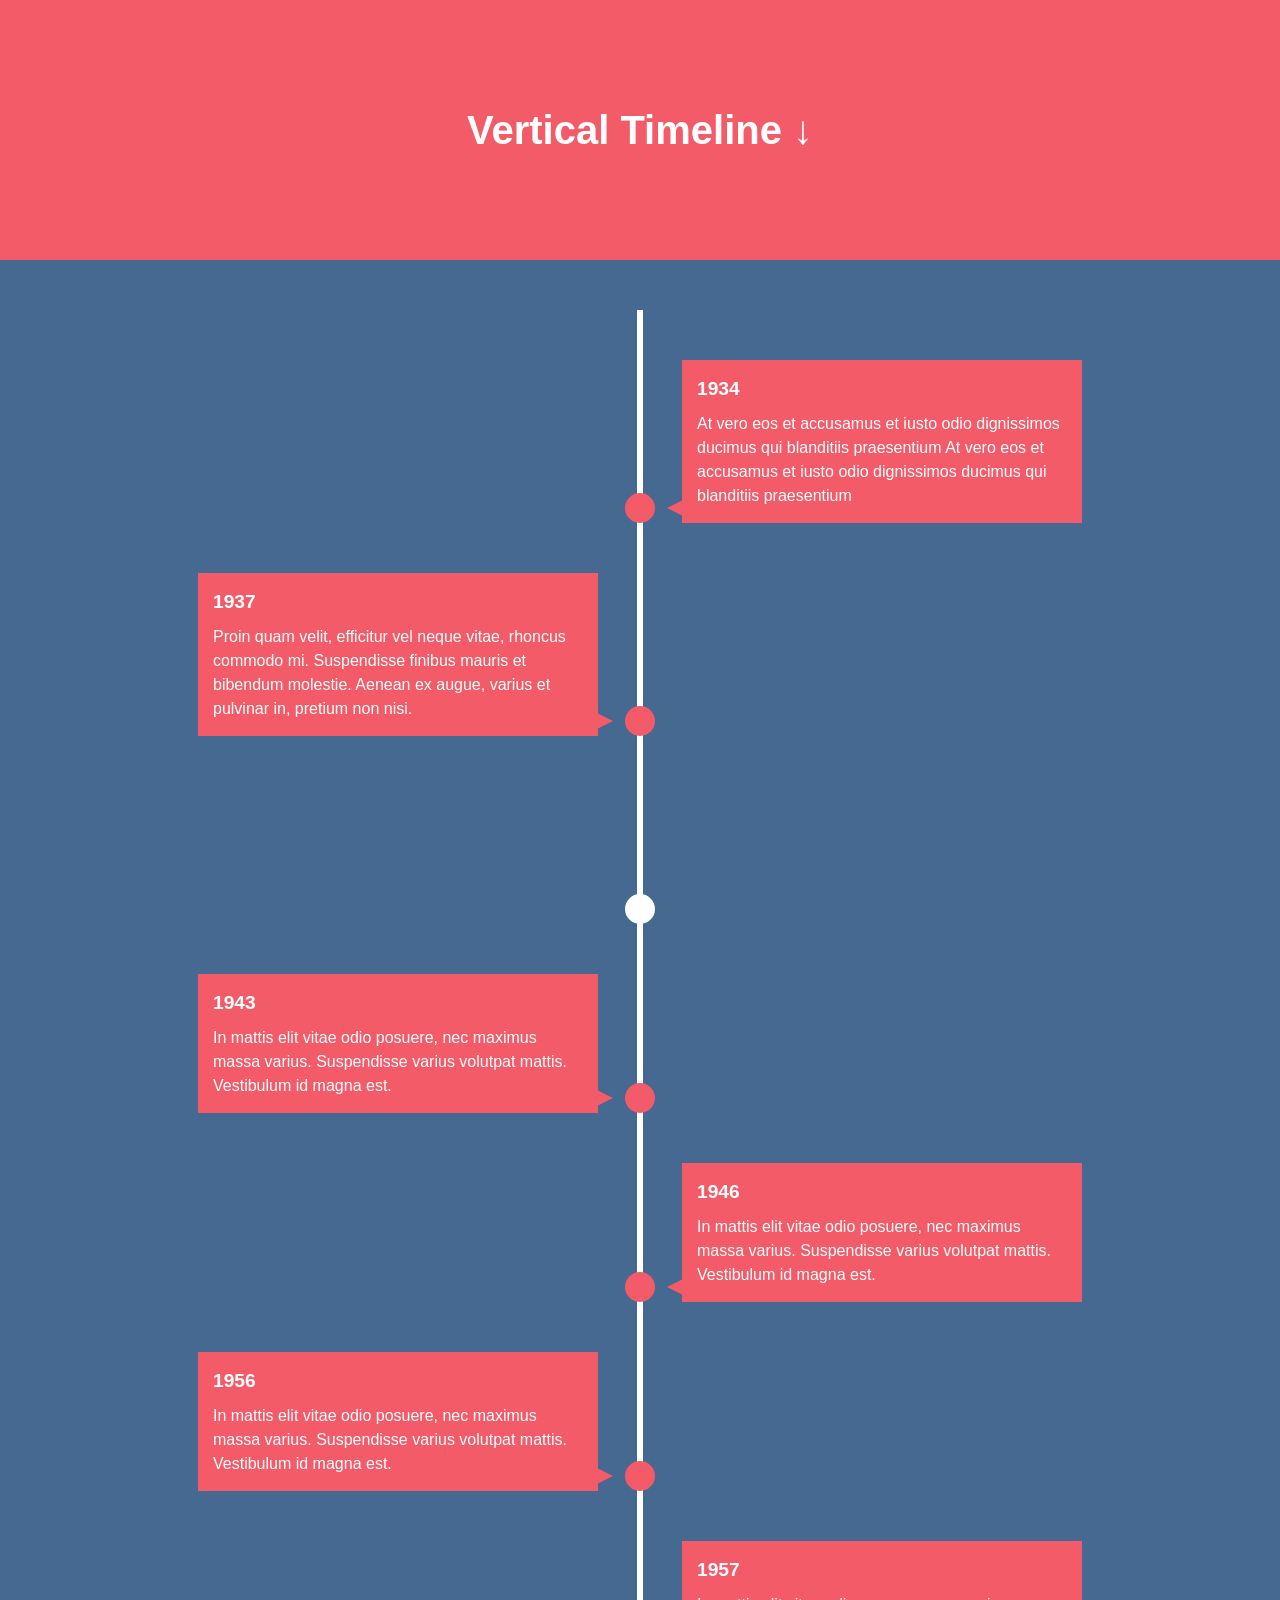
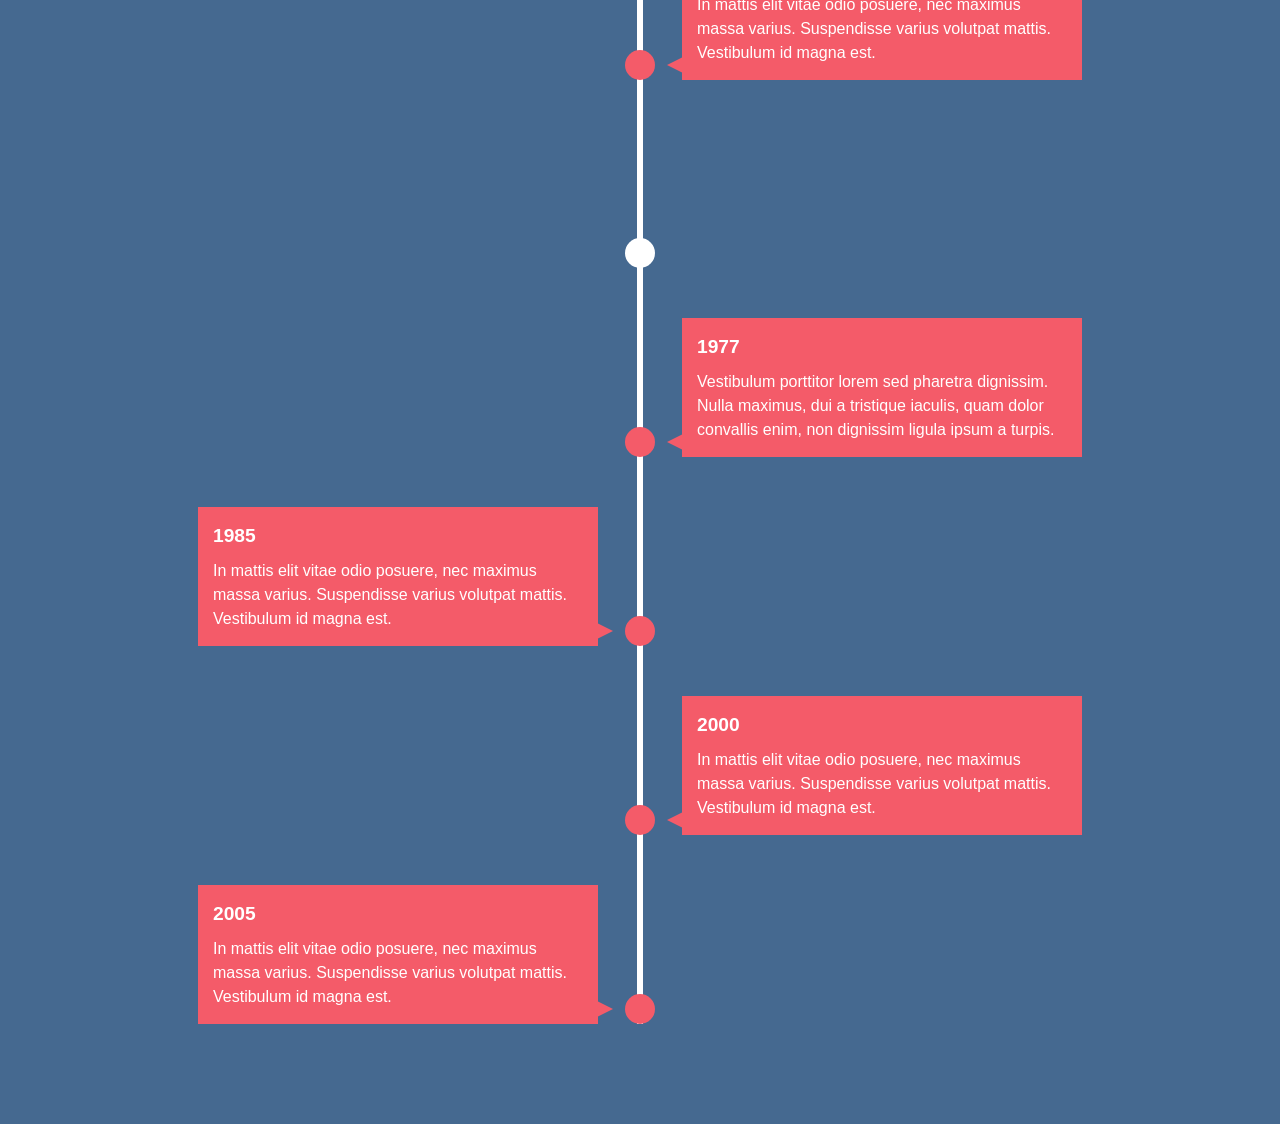
<file: timeline.html>
<!DOCTYPE html>
<html >
  <head>
    <meta charset="UTF-8">
    <title>Building a Vertical Timeline With CSS and a Touch of JavaScript</title>




        <link rel="stylesheet" href="css/timeline.css">





  </head>

  <body>

    <section class="intro">
  <div class="container">
    <h1>Vertical Timeline &darr;</h1>
  </div>
</section>

<section class="timeline">
  <ul>
    <li>
      <div>
        <time>1934</time> At vero eos et accusamus et iusto odio dignissimos ducimus qui blanditiis praesentium At vero eos et accusamus et iusto odio dignissimos ducimus qui blanditiis praesentium
      </div>
    </li>
    <li>
      <div>
        <time>1937</time> Proin quam velit, efficitur vel neque vitae, rhoncus commodo mi. Suspendisse finibus mauris et bibendum molestie. Aenean ex augue, varius et pulvinar in, pretium non nisi.
      </div>
    </li>
    <li>
      <div>
        <time>1940</time> Proin iaculis, nibh eget efficitur varius, libero tellus porta dolor, at pulvinar tortor ex eget ligula. Integer eu dapibus arcu, sit amet sollicitudin eros.
      </div>
    </li>
    <li>
      <div>
        <time>1943</time> In mattis elit vitae odio posuere, nec maximus massa varius. Suspendisse varius volutpat mattis. Vestibulum id magna est.
      </div>
    </li>
    <li>
      <div>
        <time>1946</time> In mattis elit vitae odio posuere, nec maximus massa varius. Suspendisse varius volutpat mattis. Vestibulum id magna est.
      </div>
    </li>
    <li>
      <div>
        <time>1956</time> In mattis elit vitae odio posuere, nec maximus massa varius. Suspendisse varius volutpat mattis. Vestibulum id magna est.
      </div>
    </li>
    <li>
      <div>
        <time>1957</time> In mattis elit vitae odio posuere, nec maximus massa varius. Suspendisse varius volutpat mattis. Vestibulum id magna est.
      </div>
    </li>
    <li>
      <div>
        <time>1967</time> Aenean condimentum odio a bibendum rhoncus. Ut mauris felis, volutpat eget porta faucibus, euismod quis ante.
      </div>
    </li>
    <li>
      <div>
        <time>1977</time> Vestibulum porttitor lorem sed pharetra dignissim. Nulla maximus, dui a tristique iaculis, quam dolor convallis enim, non dignissim ligula ipsum a turpis.
      </div>
    </li>
    <li>
      <div>
        <time>1985</time> In mattis elit vitae odio posuere, nec maximus massa varius. Suspendisse varius volutpat mattis. Vestibulum id magna est.
      </div>
    </li>
    <li>
      <div>
        <time>2000</time> In mattis elit vitae odio posuere, nec maximus massa varius. Suspendisse varius volutpat mattis. Vestibulum id magna est.
      </div>
    </li>
    <li>
      <div>
        <time>2005</time> In mattis elit vitae odio posuere, nec maximus massa varius. Suspendisse varius volutpat mattis. Vestibulum id magna est.
      </div>
    </li>
  </ul>
</section>

        <script src="js/timeline.js"></script>



  </body>
</html>
</file>
<file: css/timeline.css>
*,
*::before,
*::after {
  margin: 0;
  padding: 0;
  box-sizing: border-box;
}

body {
  font: normal 16px/1.5 "Helvetica Neue", sans-serif;
  background: #456990;
  color: #fff;
  overflow-x: hidden;
  padding-bottom: 50px;
}  /* INTRO SECTION
–––––––––––––––––––––––––––––––––––––––––––––––––– */

.intro {
  background: #F45B69;
  padding: 100px 0;
}

.container {
  width: 90%;
  max-width: 1200px;
  margin: 0 auto;
  text-align: center;
}

h1 {
  font-size: 2.5rem;
}


/* TIMELINE
–––––––––––––––––––––––––––––––––––––––––––––––––– */

.timeline ul {
  background: #456990;
  padding: 50px 0;
}

.timeline ul li {
  list-style-type: none;
  position: relative;
  width: 6px;
  margin: 0 auto;
  padding-top: 50px;
  background: #fff;
}

.timeline ul li::after {
  content: '';
  position: absolute;
  left: 50%;
  bottom: 0;
  transform: translateX(-50%);
  width: 30px;
  height: 30px;
  border-radius: 50%;
  background: inherit;
}

.timeline ul li div {
  position: relative;
  bottom: 0;
  width: 400px;
  padding: 15px;
  background: #F45B69;
}

.timeline ul li div::before {
  content: '';
  position: absolute;
  bottom: 7px;
  width: 0;
  height: 0;
  border-style: solid;
}

.timeline ul li:nth-child(odd) div {
  left: 45px;
}

.timeline ul li:nth-child(odd) div::before {
  left: -15px;
  border-width: 8px 16px 8px 0;
  border-color: transparent #F45B69 transparent transparent;
}

.timeline ul li:nth-child(even) div {
  left: -439px;
}

.timeline ul li:nth-child(even) div::before {
  right: -15px;
  border-width: 8px 0 8px 16px;
  border-color: transparent transparent transparent #F45B69;
}

time {
  display: block;
  font-size: 1.2rem;
  font-weight: bold;
  margin-bottom: 8px;
}


/* EFFECTS
–––––––––––––––––––––––––––––––––––––––––––––––––– */

.timeline ul li::after {
  transition: background .5s ease-in-out;
}

.timeline ul li.in-view::after {
  background: #F45B69;
}

.timeline ul li div {
  visibility: hidden;
  opacity: 0;
  transition: all .5s ease-in-out;
}

.timeline ul li:nth-child(odd) div {
  transform: translate3d(200px, 0, 0);
}

.timeline ul li:nth-child(even) div {
  transform: translate3d(-200px, 0, 0);
}

.timeline ul li.in-view div {
  transform: none;
  visibility: visible;
  opacity: 1;
}


/* GENERAL MEDIA QUERIES
–––––––––––––––––––––––––––––––––––––––––––––––––– */

@media screen and (max-width: 900px) {
  .timeline ul li div {
    width: 250px;
  }
  .timeline ul li:nth-child(even) div {
    left: -289px;
    /*250+45-6*/
  }
}

@media screen and (max-width: 600px) {
  .timeline ul li {
    margin-left: 20px;
  }
  .timeline ul li div {
    width: calc(100vw - 91px);
  }
  .timeline ul li:nth-child(even) div {
    left: 45px;
  }
  .timeline ul li:nth-child(even) div::before {
    left: -15px;
    border-width: 8px 16px 8px 0;
    border-color: transparent #F45B69 transparent transparent;
  }
}
</file>
